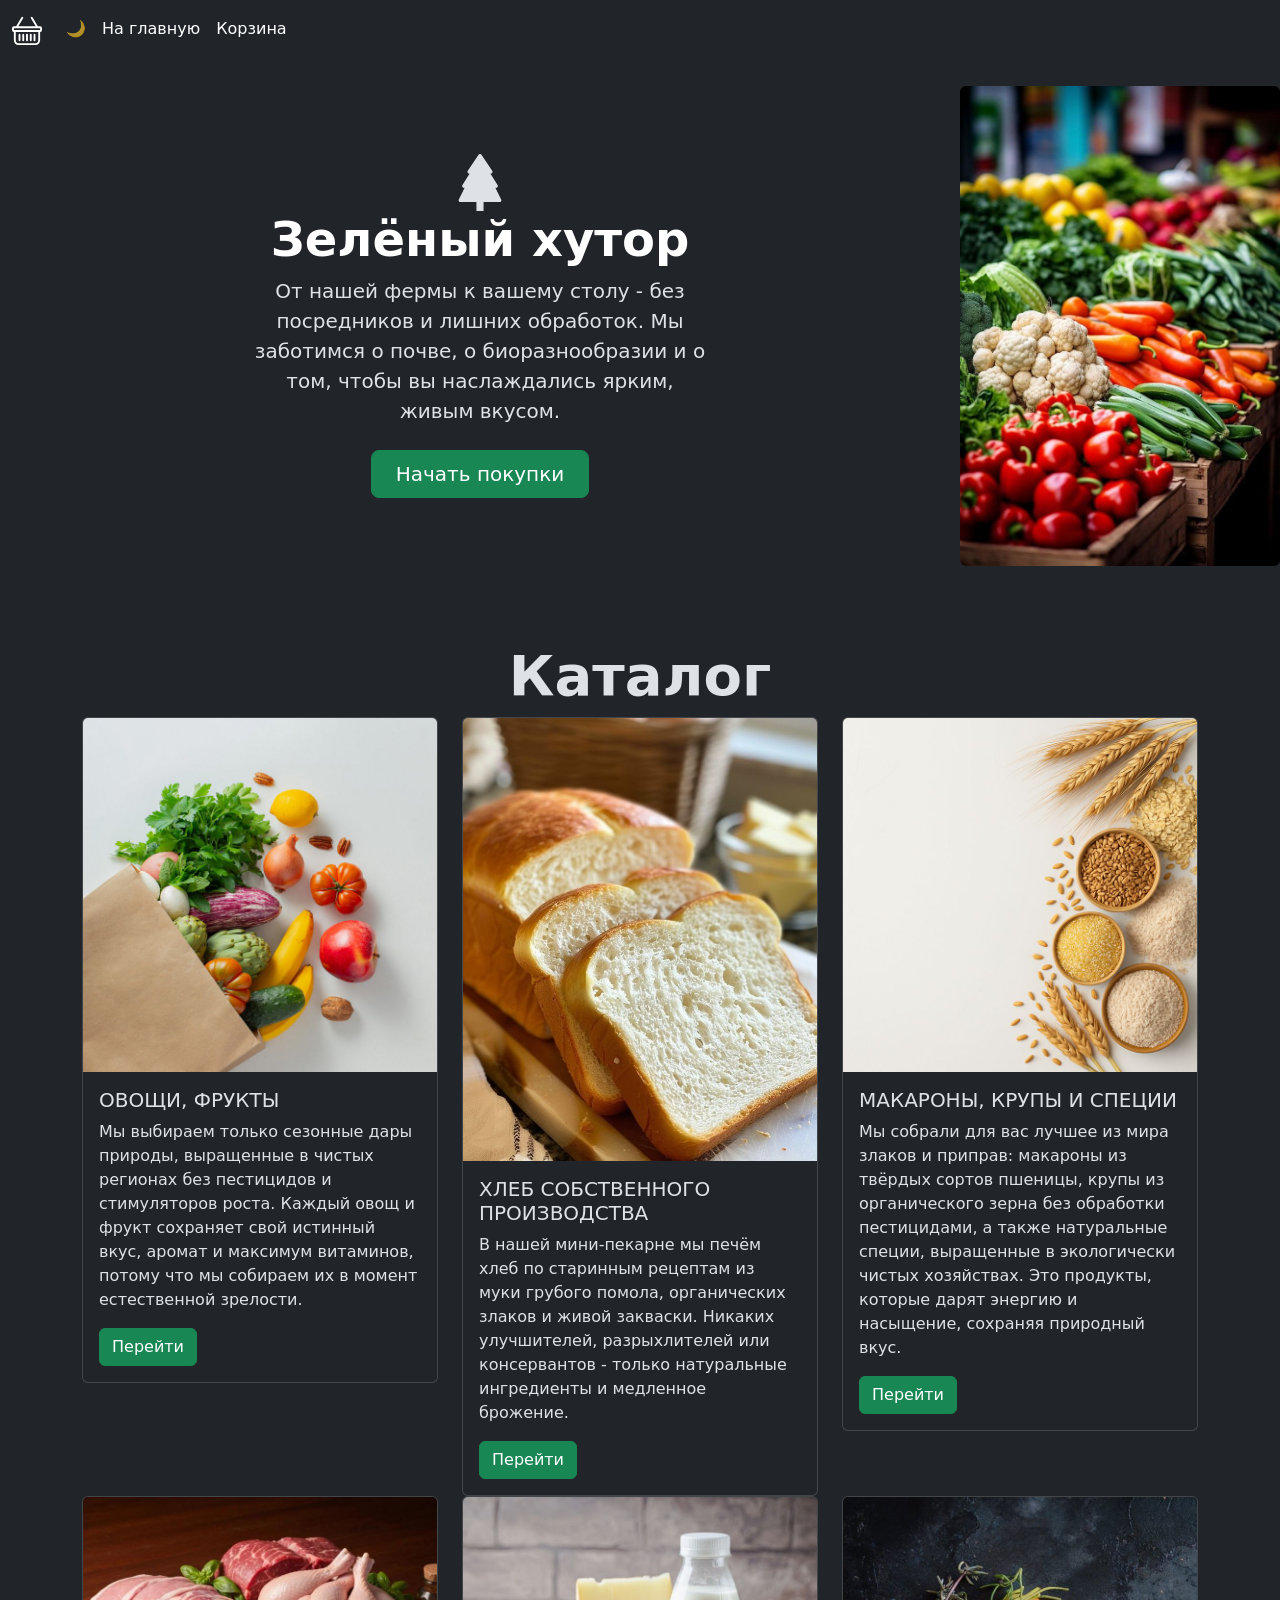
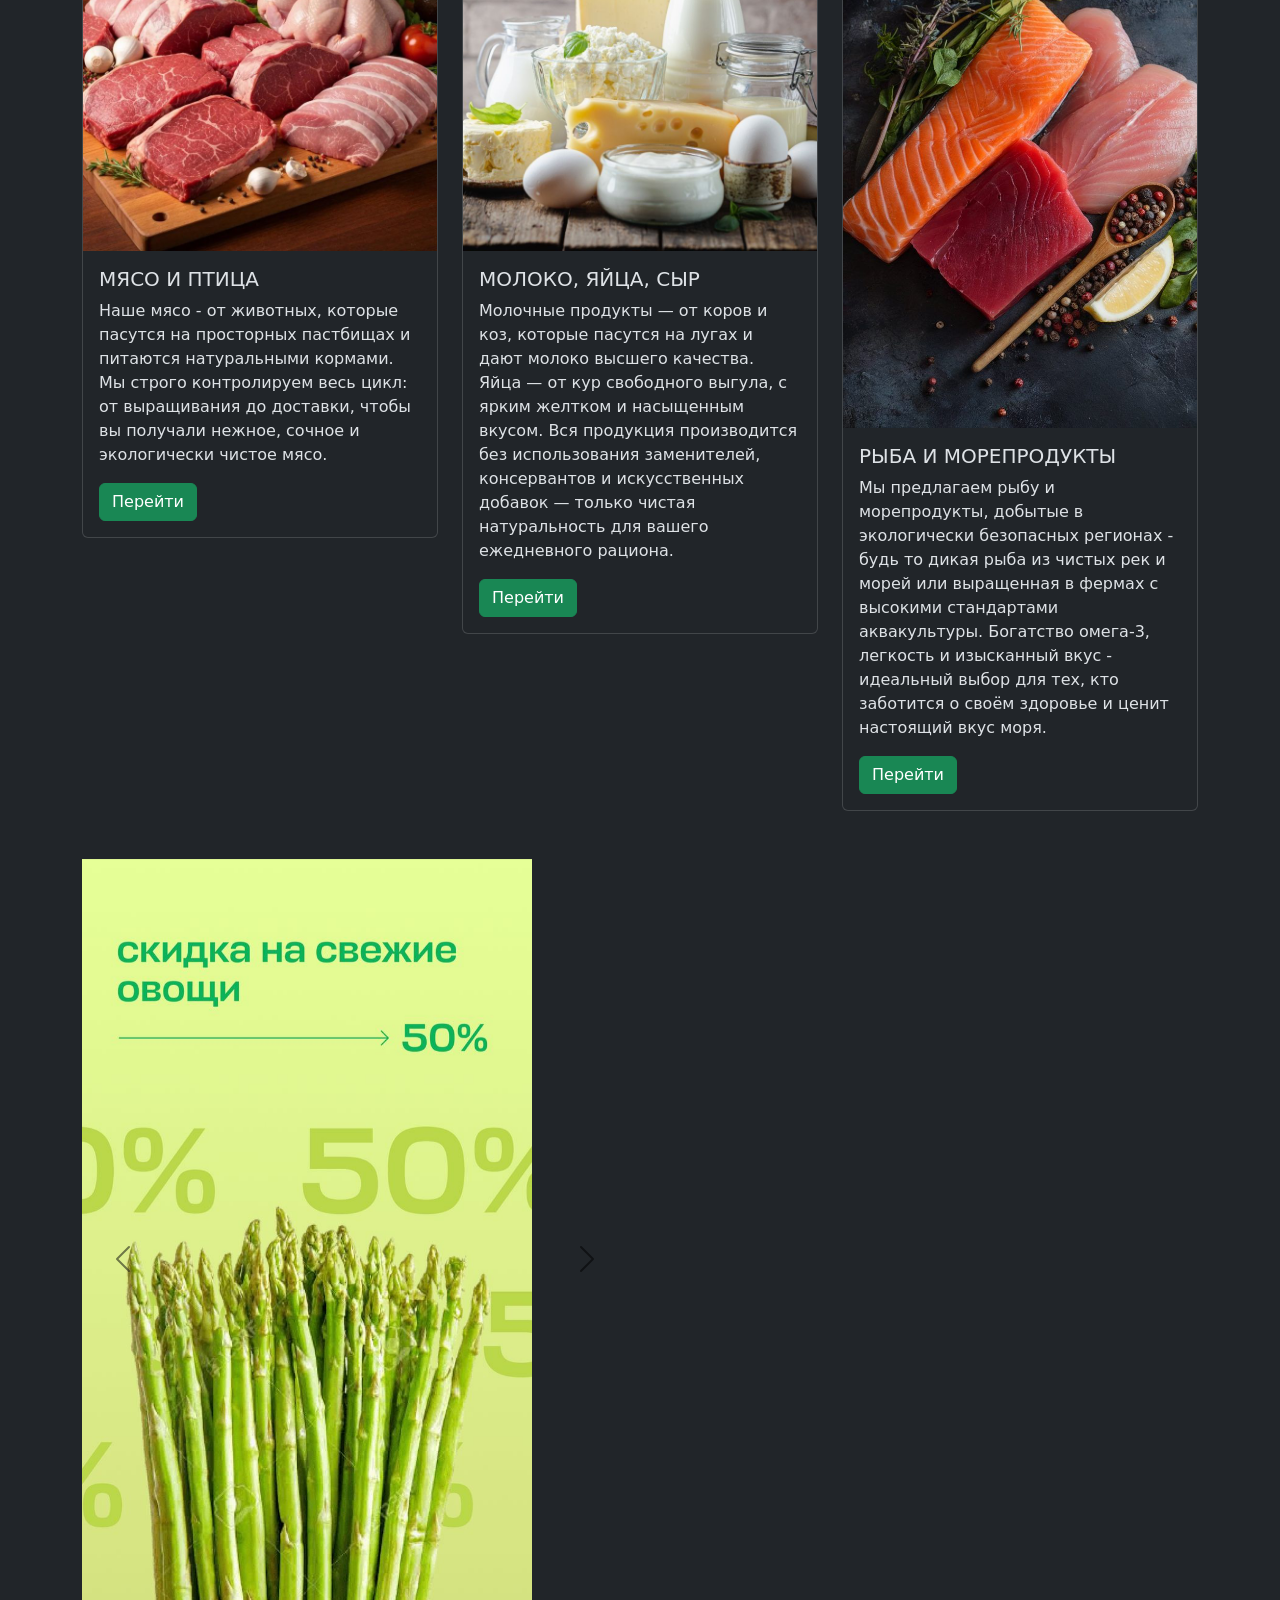
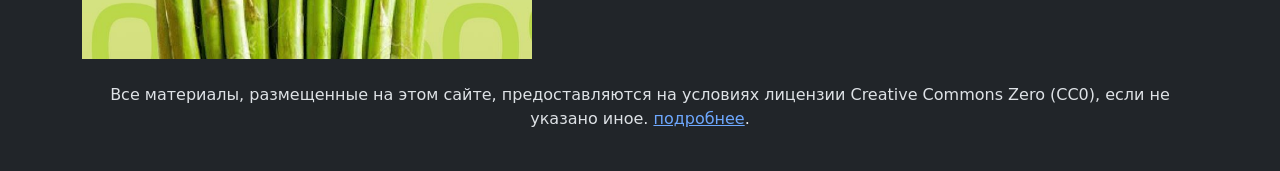
<file: index.html>
<!DOCTYPE html>
<html lang="ru" data-bs-theme="dark">

<head>
    <meta charset="UTF-8">
    <meta name="viewport" content="width=device-width, initial-scale=1.0">
    <title>Мой сайт</title>
    <link href="https://cdn.jsdelivr.net/npm/bootstrap@5.3.3/dist/css/bootstrap.min.css" rel="stylesheet"
          integrity="sha384-QWTKZyjpPEjISv5WaRU9OFeRpok6YctnYmDr5pNlyT2bRjXh0JMhjY6hW+ALEwIH" crossorigin="anonymous">
    <link rel="stylesheet" href="./styles/main.css">
    <script src="./scripts/scripts.js"></script>
</head>

<body>

    <nav class="navbar navbar-expand-lg">
        <div class="container-fluid">
            <a class="navbar-brand" href="#">
                <svg xmlns="http://www.w3.org/2000/svg" width="30" height="30" fill="currentColor" class="bi bi-basket" viewBox="0 0 16 16">
                   <path d="M5.757 1.071a.5.5 0 0 1 .172.686L3.383 6h9.234L10.07 1.757a.5.5 0 1 1 .858-.514L13.783 6H15a1 1 0 0 1 1 1v1a1 1 0 0 1-1 1v4.5a2.5 2.5 0 0 1-2.5 2.5h-9A2.5 2.5 0 0 1 1 13.5V9a1 1 0 0 1-1-1V7a1 1 0 0 1 1-1h1.217L5.07 1.243a.5.5 0 0 1 .686-.172zM2 9v4.5A1.5 1.5 0 0 0 3.5 15h9a1.5 1.5 0 0 0 1.5-1.5V9zM1 7v1h14V7zm3 3a.5.5 0 0 1 .5.5v3a.5.5 0 0 1-1 0v-3A.5.5 0 0 1 4 10m2 0a.5.5 0 0 1 .5.5v3a.5.5 0 0 1-1 0v-3A.5.5 0 0 1 6 10m2 0a.5.5 0 0 1 .5.5v3a.5.5 0 0 1-1 0v-3A.5.5 0 0 1 8 10m2 0a.5.5 0 0 1 .5.5v3a.5.5 0 0 1-1 0v-3a.5.5 0 0 1 .5-.5m2 0a.5.5 0 0 1 .5.5v3a.5.5 0 0 1-1 0v-3a.5.5 0 0 1 .5-.5"/>
                </svg>
            </a>

            <button class="navbar-toggler" type="button" data-bs-toggle="collapse"
                    data-bs-target="#navbarSupportedContent" aria-controls="navbarSupportedContent"
                    aria-expanded="false" aria-label="Toggle navigation">
                <span class="navbar-toggler-icon"></span>
            </button>

            <div class="collapse navbar-collapse" id="navbarSupportedContent">
                <ul class="navbar-nav me-auto mb-2 mb-lg-0">
                    <li class="nav-item">
                        <button id="theme-toggle-btn" class="nav-link  " onclick="toggleTheme()">
                            🌙
                        </button>
                    </li>
                    <li class="nav-item">
                        <a class="nav-link active" aria-current="page" href="#">На главную</a>
                    </li>
                    <li class="nav-item">
                        <a class="nav-link active" href="#">Корзина</a>
                    </li>



                </ul>

            </div>

        </div>
    </nav>

<div class="glav">
    <div class="px-4 py-5 my-5 text-center">
        <svg xmlns="http://www.w3.org/2000/svg" width="72" height="57" fill="currentColor" class="bi bi-tree-fill" viewBox="0 0 16 16">
           <path d="M8.416.223a.5.5 0 0 0-.832 0l-3 4.5A.5.5 0 0 0 5 5.5h.098L3.076 8.735A.5.5 0 0 0 3.5 9.5h.191l-1.638 3.276a.5.5 0 0 0 .447.724H7V16h2v-2.5h4.5a.5.5 0 0 0 .447-.724L12.31 9.5h.191a.5.5 0 0 0 .424-.765L10.902 5.5H11a.5.5 0 0 0 .416-.777z"/>
        </svg> 
        <h1 class="display-5 fw-bold text-body-emphasis">Зелёный хутор</h1> 
        <div class="col-lg-6 mx-auto"> 
            <p class="lead mb-4">От нашей фермы к вашему столу - без посредников и лишних обработок. Мы заботимся о почве, о биоразнообразии и о том, чтобы вы наслаждались ярким, живым вкусом.</p> 
            <div class="d-grid gap-2 d-sm-flex justify-content-sm-center"> 
                <button type="button" class="btn btn-success btn-lg px-4 gap-3">Начать покупки</button> 
            </div> 
        </div>  
    </div>
    <img class="col-3 rounded image" src="assets/glav.jpg" alt="фон">
</div>
   

    <!-- py-5 https://getbootstrap.com/docs/5.3/utilities/spacing/ -->
    <div id="portfolio" class="py-5">
        <div class="container">
            <h2 class="display-4 text-center fw-bold">Каталог</h2>
            <div class="row">
                <div class="col-md-4">
                    <div class="card">
                        <img src="assets/Vegetables.jpg" class="card-img-top" alt="...">
                        <div class="card-body">
                            <h5 class="card-title text-uppercase">Овощи, фрукты</h5>
                            <p class="card-text ">
                                Мы выбираем только сезонные дары природы, выращенные в чистых регионах без пестицидов и стимуляторов роста. Каждый овощ и фрукт сохраняет свой истинный вкус, аромат и максимум витаминов, потому что мы собираем их в момент естественной зрелости. 
                            </p>
                            <a href="#" class="btn btn-success">Перейти</a>
                        </div>
                    </div>
                </div>

                <div class="col-md-4">
                    <div class="card">
                        <img src="assets/bread.jpg" class="card-img-top" alt="...">
                        <div class="card-body">
                            <h5 class="card-title text-uppercase">Хлеб собственного производства</h5>
                            <p class="card-text ">В нашей мини-пекарне мы печём хлеб по старинным рецептам из муки грубого помола, органических злаков и живой закваски. Никаких улучшителей, разрыхлителей или консервантов - только натуральные ингредиенты и медленное брожение. </p>
                            <a href="#" class="btn btn-success">Перейти</a>
                        </div>
                    </div>
                </div>

                <div class="col-md-4">
                    <div class="card">
                        <img src="assets/bakaley.jpg" class="card-img-top" alt="...">
                        <div class="card-body">
                            <h5 class="card-title text-uppercase">Макароны, крупы и специи</h5>
                            <p class="card-text ">
                                Мы собрали для вас лучшее из мира злаков и приправ: макароны из твёрдых сортов пшеницы, крупы из органического зерна без обработки пестицидами, а также натуральные специи, выращенные в экологически чистых хозяйствах. Это продукты, которые дарят энергию и насыщение, сохраняя природный вкус.
                            </p>
                            <a href="#" class="btn btn-success">Перейти</a>
                        </div>
                    </div>
                </div>

                <div class="col-md-4">
                    <div class="card">
                        <img src="assets/beef.jpg" class="card-img-top" alt="...">
                        <div class="card-body">
                            <h5 class="card-title text-uppercase">Мясо и птица</h5>
                            <p class="card-text ">
                                Наше мясо - от животных, которые пасутся на просторных пастбищах и питаются натуральными кормами. Мы строго контролируем весь цикл: от выращивания до доставки, чтобы вы получали нежное, сочное и экологически чистое мясо. 
                            </p>
                            <a href="#" class="btn btn-success">Перейти</a>
                        </div>
                    </div>
                </div>

                <div class="col-md-4">
                    <div class="card">
                        <img src="assets/milk.jpg" class="card-img-top" alt="...">
                        <div class="card-body">
                            <h5 class="card-title text-uppercase">Молоко, яйца, Сыр</h5>
                            <p class="card-text ">
                                Молочные продукты — от коров и коз, которые пасутся на лугах и дают молоко высшего качества. Яйца — от кур свободного выгула, с ярким желтком и насыщенным вкусом. Вся продукция производится без использования заменителей, консервантов и искусственных добавок — только чистая натуральность для вашего ежедневного рациона.
                            </p>
                            <a href="#" class="btn btn-success">Перейти</a>
                        </div>
                    </div>
                </div>

                <div class="col-md-4">
                    <div class="card">
                        <img src="assets/fish.jpg" class="card-img-top" alt="...">
                        <div class="card-body">
                            <h5 class="card-title text-uppercase">Рыба и морепродукты</h5>
                            <p class="card-text ">
                                Мы предлагаем рыбу и морепродукты, добытые в экологически безопасных регионах - будь то дикая рыба из чистых рек и морей или выращенная в фермах с высокими стандартами аквакультуры. Богатство омега-3, легкость и изысканный вкус - идеальный выбор для тех, кто заботится о своём здоровье и ценит настоящий вкус моря.
                            </p>
                            <a href="#" class="btn btn-success">Перейти</a>
                        </div>
                    </div>
                </div>
            </div>
        </div>
    </div>

    <div class="container">
        <div class="row">

            <div class="col-md-6">
                <div id="carouselExample" class="carousel slide">
                    <div class="carousel-inner">
                        <div class="carousel-item active">
                            <img src="assets/skidka.jpg" class="d-block"
                                 alt="">
                        </div>
                        <div class="carousel-item">
                            <img src="assets/delivery.jpg" class="d-block"
                                 alt="">
                        </div>
                        <div class="carousel-item">
                            <img src="assets/base.jpg" class="d-block"
                                 alt="">
                        </div>
                    </div>
                    <button class="carousel-control-prev" type="button" data-bs-target="#carouselExample"
                            data-bs-slide="prev">
                        <span class="carousel-control-prev-icon" aria-hidden="true"></span>
                        <span class="visually-hidden">Previous</span>
                    </button>
                    <button class="carousel-control-next" type="button" data-bs-target="#carouselExample"
                            data-bs-slide="next">
                        <span class="carousel-control-next-icon" aria-hidden="true"></span>
                        <span class="visually-hidden">Next</span>
                    </button>
                </div>
            </div>

        </div>


    </div>

   


    <div class="text-center py-4">
        <div class="container">
            <p>Все материалы, размещенные на этом сайте, предоставляются на условиях лицензии Creative Commons Zero
                (CC0), если не указано иное. <a
                   href="https://creativecommons.org/publicdomain/zero/1.0/deed.ru">подробнее</a>.
            </p>
        </div>
    </div>

    <script src="https://cdn.jsdelivr.net/npm/bootstrap@5.3.3/dist/js/bootstrap.bundle.min.js"
            integrity="sha384-YvpcrYf0tY3lHB60NNkmXc5s9fDVZLESaAA55NDzOxhy9GkcIdslK1eN7N6jIeHz"
            crossorigin="anonymous"></script>
</body>

</html>
</file>
<file: styles/main.css>
body {
    padding: 0;
    margin: 0;
}



.glav {
    display: flex;
    justify-content: center;
    align-items: center;
}



.d-block {
    height: 800px;
    text-align: center;
}
</file>
